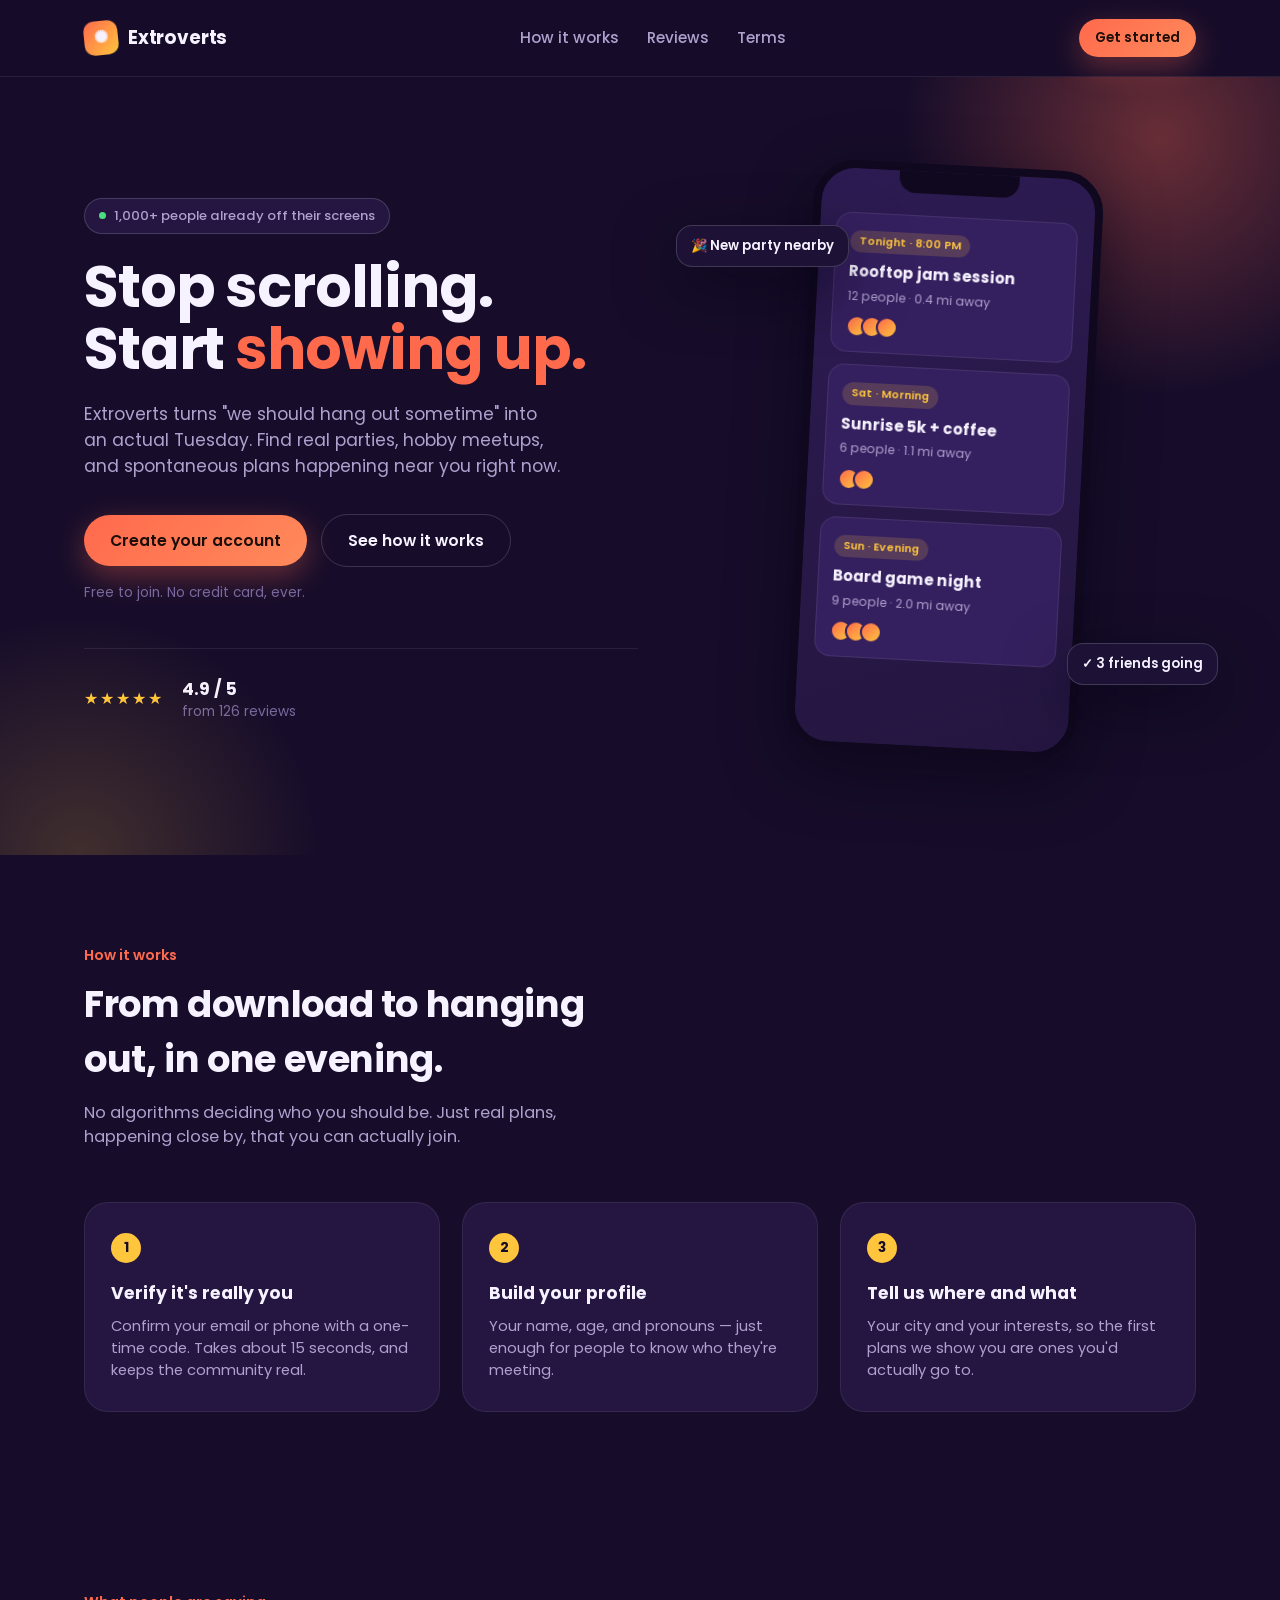
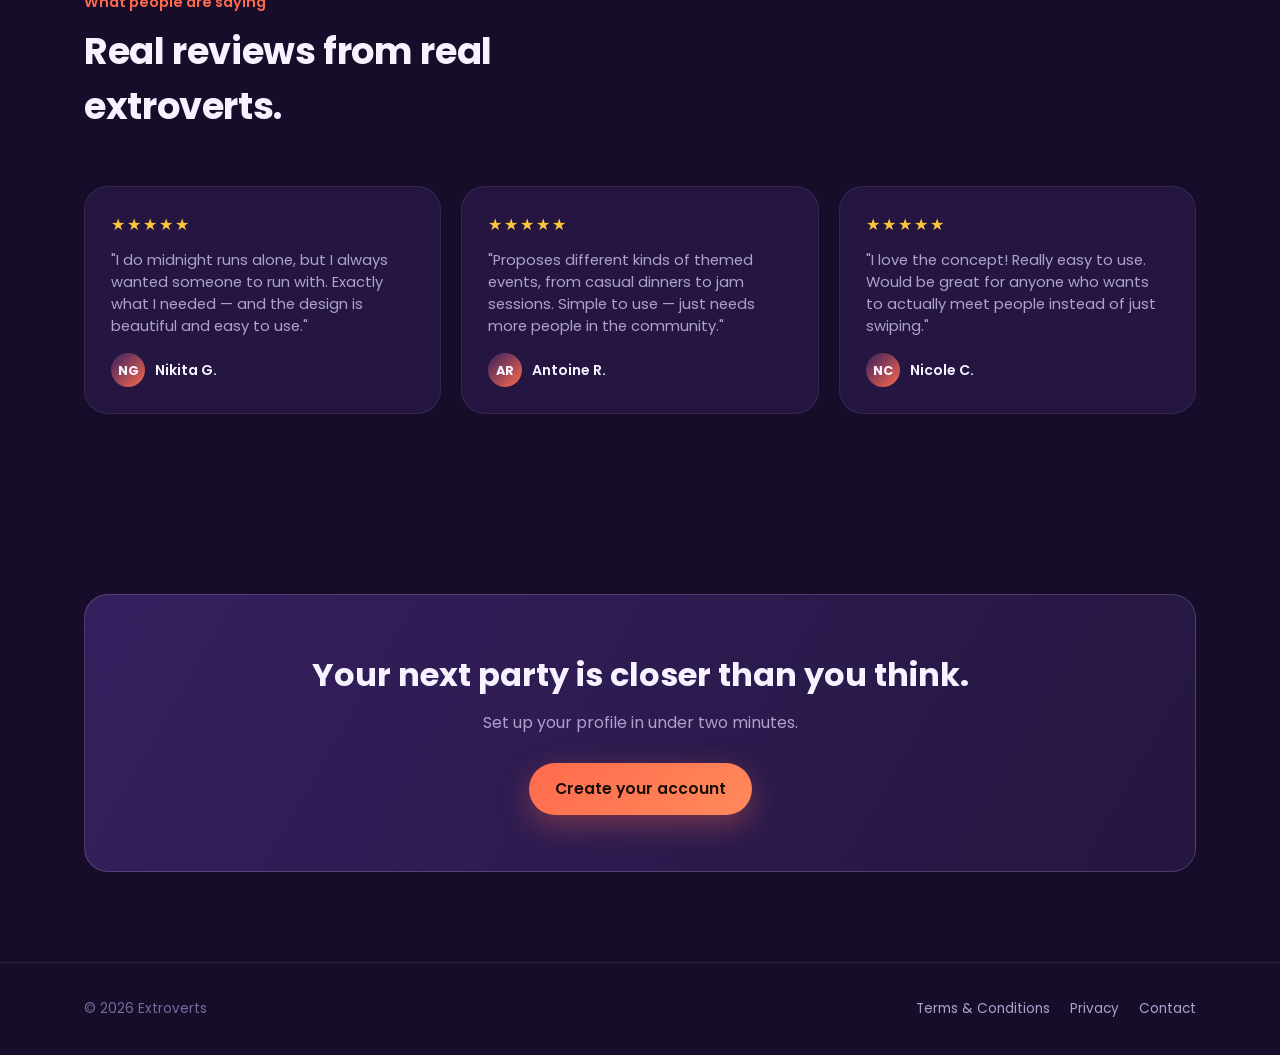
<file: index.html>
<!DOCTYPE html>
<html lang="en">
<head>
<meta charset="UTF-8">
<meta name="viewport" content="width=device-width, initial-scale=1.0">
<title>Extroverts — Random people. Real parties.</title>
<link rel="stylesheet" href="styles.css">
</head>
<body>

<nav class="site-nav">
  <div class="wrap">
    <div class="brand">
      <span class="brand-mark">✺</span>
      Extroverts
    </div>
    <div class="nav-links">
      <a href="#how-it-works">How it works</a>
      <a href="#reviews">Reviews</a>
      <a href="terms.html">Terms</a>
    </div>
    <a href="signup.html" class="btn btn-primary btn-sm">Get started</a>
  </div>
</nav>

<header class="hero">
  <div class="wrap">
    <div class="hero-copy">
      <span class="eyebrow-tag"><span class="dot"></span> 1,000+ people already off their screens</span>
      <h1 class="hero-title">Stop scrolling.<br>Start <span class="accent">showing up.</span></h1>
      <p class="hero-sub">Extroverts turns "we should hang out sometime" into an actual Tuesday. Find real parties, hobby meetups, and spontaneous plans happening near you right now.</p>
      <div class="hero-actions">
        <a href="signup.html" class="btn btn-primary">Create your account</a>
        <a href="#how-it-works" class="btn btn-ghost">See how it works</a>
      </div>
      <p class="hero-note">Free to join. No credit card, ever.</p>

      <div class="trust-row">
        <div>
          <div class="stars">★★★★★</div>
        </div>
        <div>
          <div class="trust-num">4.9 / 5</div>
          <div class="trust-label">from 126 reviews</div>
        </div>
      </div>
    </div>

    <div class="phone-stage">
      <div class="phone">
        <div class="phone-screen">
          <div class="event-card" style="animation-delay:.05s">
            <span class="tag">Tonight · 8:00 PM</span>
            <h4>Rooftop jam session</h4>
            <p>12 people · 0.4 mi away</p>
            <div class="avatars"><span></span><span></span><span></span></div>
          </div>
          <div class="event-card" style="animation-delay:.2s">
            <span class="tag">Sat · Morning</span>
            <h4>Sunrise 5k + coffee</h4>
            <p>6 people · 1.1 mi away</p>
            <div class="avatars"><span></span><span></span></div>
          </div>
          <div class="event-card" style="animation-delay:.35s">
            <span class="tag">Sun · Evening</span>
            <h4>Board game night</h4>
            <p>9 people · 2.0 mi away</p>
            <div class="avatars"><span></span><span></span><span></span></div>
          </div>
        </div>
      </div>
      <div class="badge-float b1">🎉 New party nearby</div>
      <div class="badge-float b2">✓ 3 friends going</div>
    </div>
  </div>
</header>

<section class="section" id="how-it-works">
  <div class="wrap">
    <div class="section-head">
      <div class="section-kicker">How it works</div>
      <h2>From download to hanging out, in one evening.</h2>
      <p>No algorithms deciding who you should be. Just real plans, happening close by, that you can actually join.</p>
    </div>
    <div class="steps-grid">
      <div class="step-card">
        <div class="num">1</div>
        <h3>Verify it's really you</h3>
        <p>Confirm your email or phone with a one-time code. Takes about 15 seconds, and keeps the community real.</p>
      </div>
      <div class="step-card">
        <div class="num">2</div>
        <h3>Build your profile</h3>
        <p>Your name, age, and pronouns — just enough for people to know who they're meeting.</p>
      </div>
      <div class="step-card">
        <div class="num">3</div>
        <h3>Tell us where and what</h3>
        <p>Your city and your interests, so the first plans we show you are ones you'd actually go to.</p>
      </div>
    </div>
  </div>
</section>

<section class="section" id="reviews">
  <div class="wrap">
    <div class="section-head">
      <div class="section-kicker">What people are saying</div>
      <h2>Real reviews from real extroverts.</h2>
    </div>
    <div class="review-grid">
      <div class="review-card">
        <div class="stars">★★★★★</div>
        <p>"I do midnight runs alone, but I always wanted someone to run with. Exactly what I needed — and the design is beautiful and easy to use."</p>
        <div class="reviewer"><div class="av">NG</div><div class="name">Nikita G.</div></div>
      </div>
      <div class="review-card">
        <div class="stars">★★★★★</div>
        <p>"Proposes different kinds of themed events, from casual dinners to jam sessions. Simple to use — just needs more people in the community."</p>
        <div class="reviewer"><div class="av">AR</div><div class="name">Antoine R.</div></div>
      </div>
      <div class="review-card">
        <div class="stars">★★★★★</div>
        <p>"I love the concept! Really easy to use. Would be great for anyone who wants to actually meet people instead of just swiping."</p>
        <div class="reviewer"><div class="av">NC</div><div class="name">Nicole C.</div></div>
      </div>
    </div>
  </div>
</section>

<section class="section">
  <div class="wrap">
    <div class="cta-band">
      <h2>Your next party is closer than you think.</h2>
      <p>Set up your profile in under two minutes.</p>
      <a href="signup.html" class="btn btn-primary">Create your account</a>
    </div>
  </div>
</section>

<footer class="site-footer">
  <div class="wrap footer-links" style="width:100%; justify-content:space-between;">
    <span>© 2026 Extroverts</span>
    <div class="footer-links">
      <a href="terms.html">Terms &amp; Conditions</a>
      <a href="terms.html#privacy">Privacy</a>
      <a href="mailto:hello@extroverts.app">Contact</a>
    </div>
  </div>
</footer>

</body>
</html>
</file>
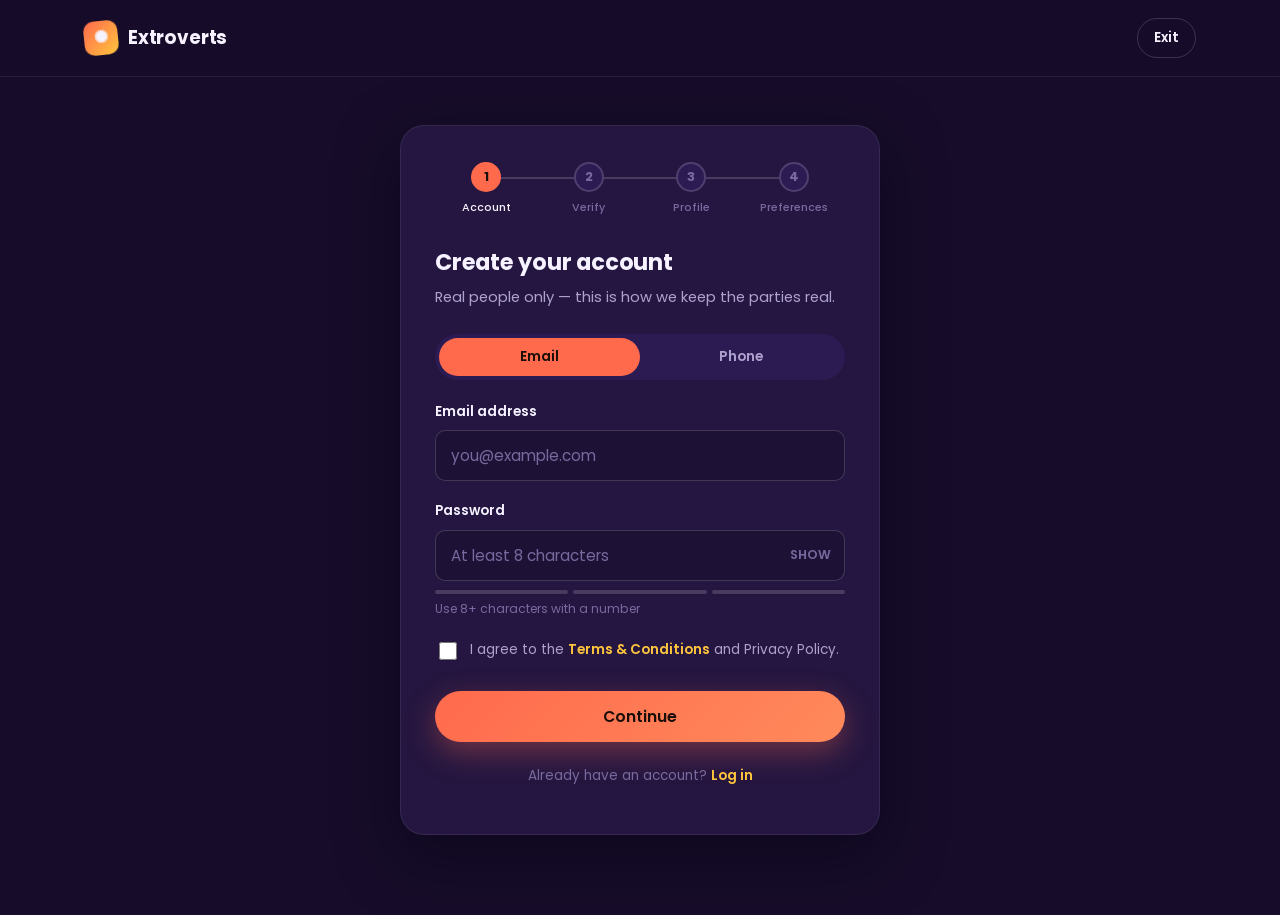
<file: signup.html>
<!DOCTYPE html>
<html lang="en">
<head>
<meta charset="UTF-8">
<meta name="viewport" content="width=device-width, initial-scale=1.0">
<title>Create your account — Extroverts</title>
<link rel="stylesheet" href="styles.css">
<link rel="stylesheet" href="signup.css">
</head>
<body>

<nav class="site-nav">
  <div class="wrap">
    <a href="index.html" class="brand">
      <span class="brand-mark">✺</span>
      Extroverts
    </a>
    <div class="nav-links"></div>
    <a href="index.html" class="btn btn-ghost btn-sm">Exit</a>
  </div>
</nav>

<div class="toast-stack" id="toastStack" aria-live="polite"></div>

<main class="signup-shell">
  <div class="signup-card">

    <div class="stepper" id="stepper">
      <div class="step-node is-active" data-step="1">
        <div class="step-connector"></div>
        <div class="step-circle"><span>1</span></div>
        <div class="step-label">Account</div>
      </div>
      <div class="step-node" data-step="2">
        <div class="step-connector"></div>
        <div class="step-circle"><span>2</span></div>
        <div class="step-label">Verify</div>
      </div>
      <div class="step-node" data-step="3">
        <div class="step-connector"></div>
        <div class="step-circle"><span>3</span></div>
        <div class="step-label">Profile</div>
      </div>
      <div class="step-node" data-step="4">
        <div class="step-connector"></div>
        <div class="step-circle"><span>4</span></div>
        <div class="step-label">Preferences</div>
      </div>
    </div>

    <!-- STEP 1: ACCOUNT -->
    <section class="step-panel is-active" data-panel="1">
      <h1 class="step-title">Create your account</h1>
      <p class="step-desc">Real people only — this is how we keep the parties real.</p>

      <div class="method-tabs">
        <button type="button" class="is-active" data-method="email">Email</button>
        <button type="button" data-method="phone">Phone</button>
      </div>

      <div class="field" id="field-email">
        <label for="email">Email address</label>
        <input class="input" type="email" id="email" placeholder="you@example.com" autocomplete="email" maxlength="80">
        <div class="error-text"><span>⚠</span><span class="msg">Enter a valid email address.</span></div>
      </div>

      <div class="field" id="field-phone" style="display:none;">
        <label for="phone">Phone number</label>
        <div class="phone-input">
          <input class="input code" value="+1" disabled>
          <input class="input" type="tel" id="phone" placeholder="(555) 123-4567" inputmode="numeric" maxlength="14">
        </div>
        <div class="error-text"><span>⚠</span><span class="msg">Enter a valid 10-digit phone number.</span></div>
      </div>

      <div class="field" id="field-password">
        <label for="password">Password</label>
        <div class="input-group">
          <input class="input" type="password" id="password" placeholder="At least 8 characters" autocomplete="new-password" maxlength="64">
          <button type="button" class="input-suffix-btn" id="togglePassword">SHOW</button>
        </div>
        <div class="strength-bar" id="strengthBar"><i></i><i></i><i></i></div>
        <div class="strength-label" id="strengthLabel">Use 8+ characters with a number</div>
        <div class="error-text"><span>⚠</span><span class="msg">Password must be at least 8 characters and include a number.</span></div>
      </div>

      <div class="check-row" id="field-terms">
        <input type="checkbox" id="agreeTerms">
        <label for="agreeTerms">I agree to the <a href="terms.html" target="_blank">Terms &amp; Conditions</a> and Privacy Policy.</label>
      </div>
      <div class="error-text" id="termsError" style="margin-top:-12px; margin-bottom:14px;"><span>⚠</span><span>You need to accept the terms to continue.</span></div>

      <div class="step-actions">
        <button class="btn btn-primary btn-block" id="step1Continue" type="button">
          <span class="btn-spinner"></span><span class="btn-label">Continue</span>
        </button>
      </div>
      <p class="signin-hint">Already have an account? <a href="#">Log in</a></p>
    </section>

    <!-- STEP 2: VERIFY (OTP) -->
    <section class="step-panel" data-panel="2">
      <h1 class="step-title">Check your inbox</h1>
      <p class="step-desc">Enter the 6-digit code we sent you.</p>

      <div class="otp-target">
        <span id="otpTargetText">Code sent to <strong>you@example.com</strong></span>
        <button type="button" id="editTarget">Edit</button>
      </div>

      <div class="demo-hint">Demo mode — this exercise has no real backend, so use code <strong>123456</strong> to verify.</div>

      <div class="otp-boxes" id="otpBoxes">
        <input inputmode="numeric" maxlength="1" autocomplete="one-time-code">
        <input inputmode="numeric" maxlength="1">
        <input inputmode="numeric" maxlength="1">
        <input inputmode="numeric" maxlength="1">
        <input inputmode="numeric" maxlength="1">
        <input inputmode="numeric" maxlength="1">
      </div>
      <p class="otp-error">That code isn't right. Check your inbox and try again.</p>

      <div class="resend-row">
        Didn't get it? <button type="button" id="resendBtn">Resend code</button>
        <span id="resendTimer" style="display:none;"></span>
      </div>

      <div class="step-actions">
        <button class="btn btn-ghost" id="step2Back" type="button">Back</button>
        <button class="btn btn-primary" id="step2Continue" type="button">
          <span class="btn-spinner"></span><span class="btn-label">Verify</span>
        </button>
      </div>
    </section>

    <!-- STEP 3: PROFILE -->
    <section class="step-panel" data-panel="3">
      <h1 class="step-title">Tell us about you</h1>
      <p class="step-desc">This is what people will see before they meet you.</p>

      <div class="field" id="field-name">
        <label for="fullName">Full name</label>
        <input class="input" type="text" id="fullName" placeholder="Jordan Rivera" maxlength="50">
        <div class="error-text"><span>⚠</span><span class="msg">Enter your name (letters only, 2–50 characters).</span></div>
      </div>

      <div class="field" id="field-dob">
        <label>Date of birth</label>
        <div class="row-3">
          <select class="input" id="dobMonth">
            <option value="">Month</option>
          </select>
          <select class="input" id="dobDay">
            <option value="">Day</option>
          </select>
          <select class="input" id="dobYear">
            <option value="">Year</option>
          </select>
        </div>
        <div class="error-text"><span>⚠</span><span class="msg" id="dobErrorMsg">Enter a valid date of birth.</span></div>
      </div>

      <div class="field" id="field-pronouns">
        <label for="pronouns">Pronouns</label>
        <select class="input" id="pronouns">
          <option value="">Select pronouns</option>
          <option value="she/her">She / her</option>
          <option value="he/him">He / him</option>
          <option value="they/them">They / them</option>
          <option value="self-describe">Prefer to self-describe</option>
          <option value="prefer-not">Prefer not to say</option>
        </select>
        <div class="error-text"><span>⚠</span><span class="msg">Select an option, or tell us how you'd describe it.</span></div>
      </div>

      <div class="field" id="field-pronouns-custom" style="display:none;">
        <label for="pronounsCustom">Your pronouns</label>
        <input class="input" type="text" id="pronounsCustom" placeholder="Tell us how to refer to you" maxlength="30">
      </div>

      <div class="step-actions">
        <button class="btn btn-ghost" id="step3Back" type="button">Back</button>
        <button class="btn btn-primary" id="step3Continue" type="button">
          <span class="btn-spinner"></span><span class="btn-label">Continue</span>
        </button>
      </div>
    </section>

    <!-- STEP 4: PREFERENCES -->
    <section class="step-panel" data-panel="4">
      <h1 class="step-title">Where and what</h1>
      <p class="step-desc">We'll use this to show you plans worth showing up for.</p>

      <div class="row-2">
        <div class="field" id="field-state">
          <label for="stateSelect">State</label>
          <select class="input" id="stateSelect">
            <option value="">Select state</option>
          </select>
          <div class="error-text"><span>⚠</span><span class="msg">Select your state.</span></div>
        </div>
        <div class="field" id="field-city">
          <label for="citySelect">City</label>
          <select class="input" id="citySelect" disabled>
            <option value="">Select state first</option>
          </select>
          <div class="error-text"><span>⚠</span><span class="msg">Select your city.</span></div>
        </div>
      </div>

      <div class="field" id="field-interests">
        <label>Interests</label>
        <div class="chip-grid" id="chipGrid"></div>
        <div class="chip-counter" id="chipCounter">Pick 1–5 that sound like you (0/5 selected)</div>
        <div class="error-text"><span>⚠</span><span class="msg">Pick at least one interest.</span></div>
      </div>

      <div class="field">
        <label>Profile photo <span style="color:var(--text-faint); font-weight:400;">(optional)</span></label>
        <div class="dropzone" id="dropzone">
          <img class="preview" id="photoPreview" alt="">
          <div id="dropzoneText">Tap to upload a photo, or drag one here</div>
          <input type="file" id="photoInput" accept="image/png,image/jpeg,image/webp">
        </div>
      </div>

      <div class="step-actions">
        <button class="btn btn-ghost" id="step4Back" type="button">Back</button>
        <button class="btn btn-primary" id="step4Continue" type="button">
          <span class="btn-spinner"></span><span class="btn-label">Finish signing up</span>
        </button>
      </div>
    </section>

    <!-- SUCCESS -->
    <section class="step-panel" data-panel="success">
      <div class="success-panel">
        <div class="success-check">
          <svg viewBox="0 0 24 24" fill="none" xmlns="http://www.w3.org/2000/svg">
            <path d="M20 6L9 17L4 12" stroke="#4ADE80" stroke-width="2.5" stroke-linecap="round" stroke-linejoin="round"/>
          </svg>
        </div>
        <h2 id="successHeadline">You're in!</h2>
        <p>Your profile is ready. Time to find your first party.</p>
        <div class="profile-summary" id="profileSummary"></div>
        <a href="index.html" class="btn btn-primary btn-block">Explore parties near you</a>
      </div>
    </section>

  </div>
</main>

<script src="signup.js"></script>
</body>
</html>
</file>
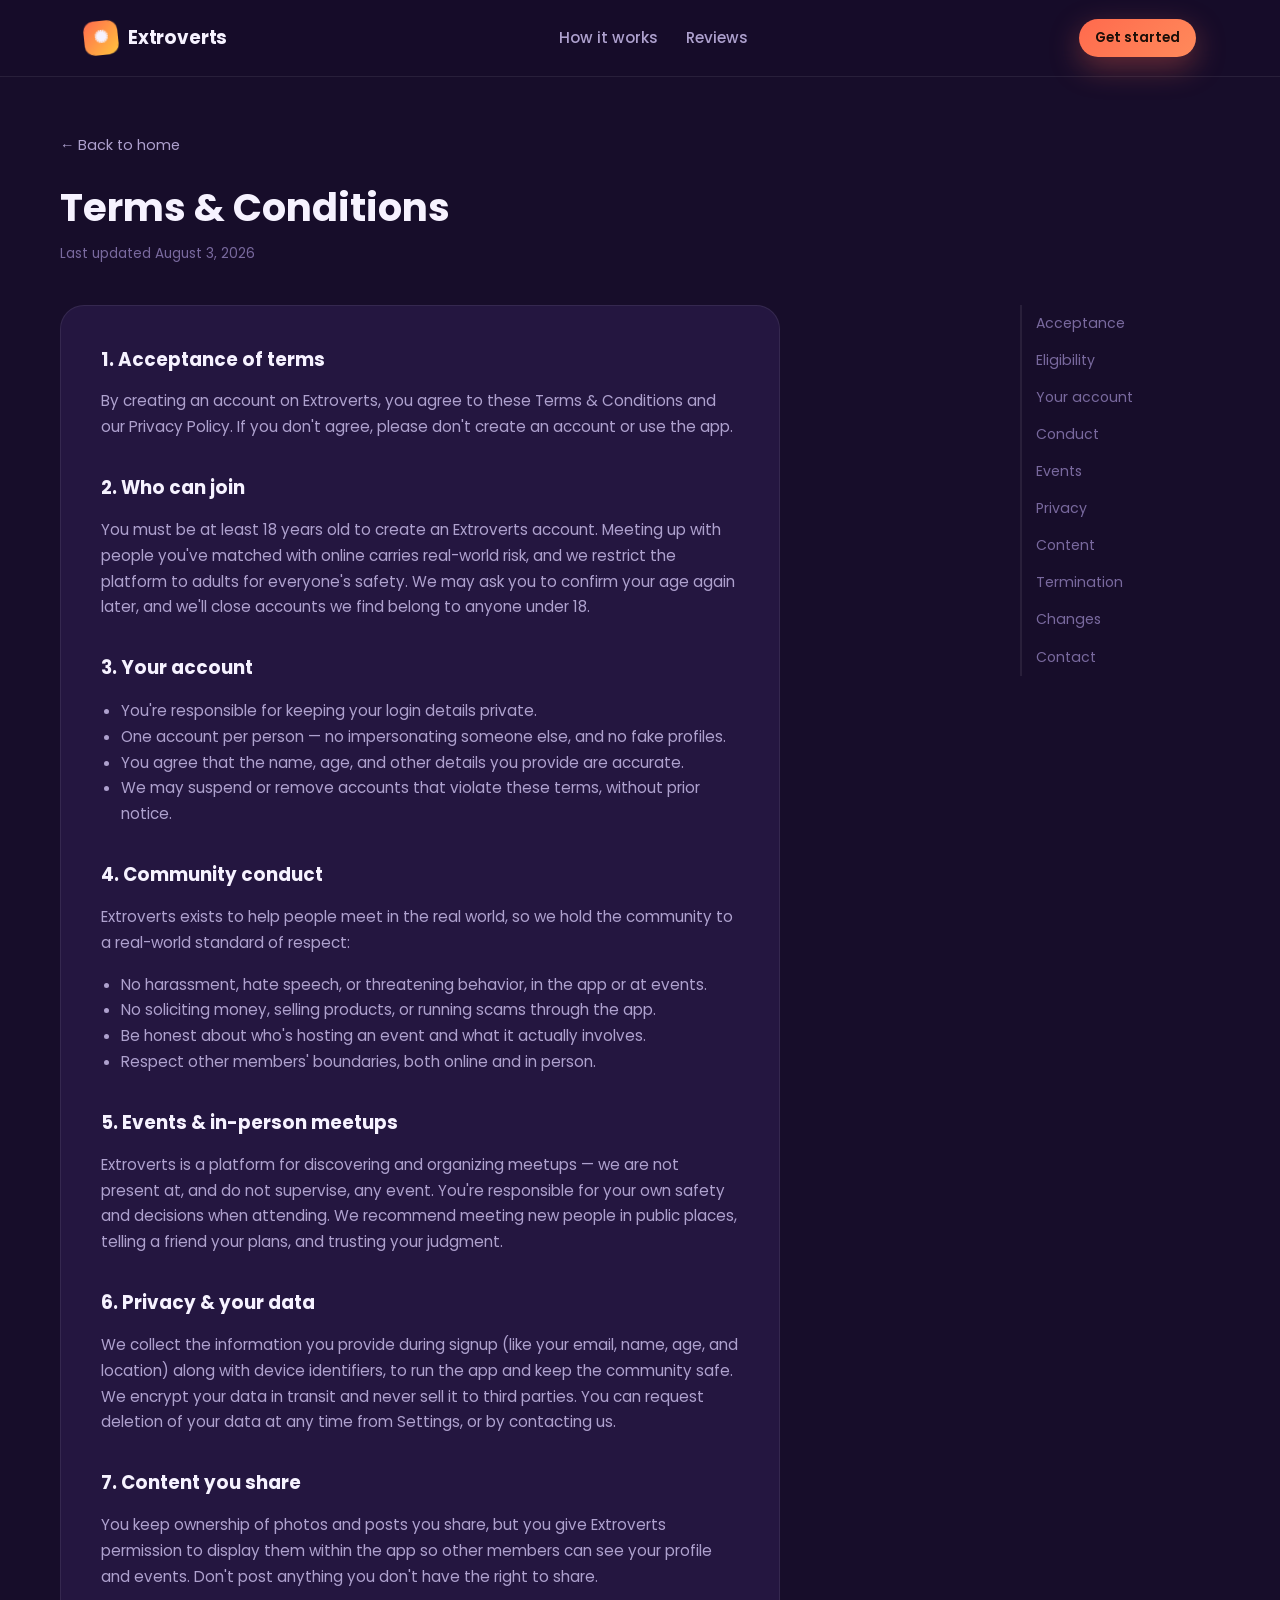
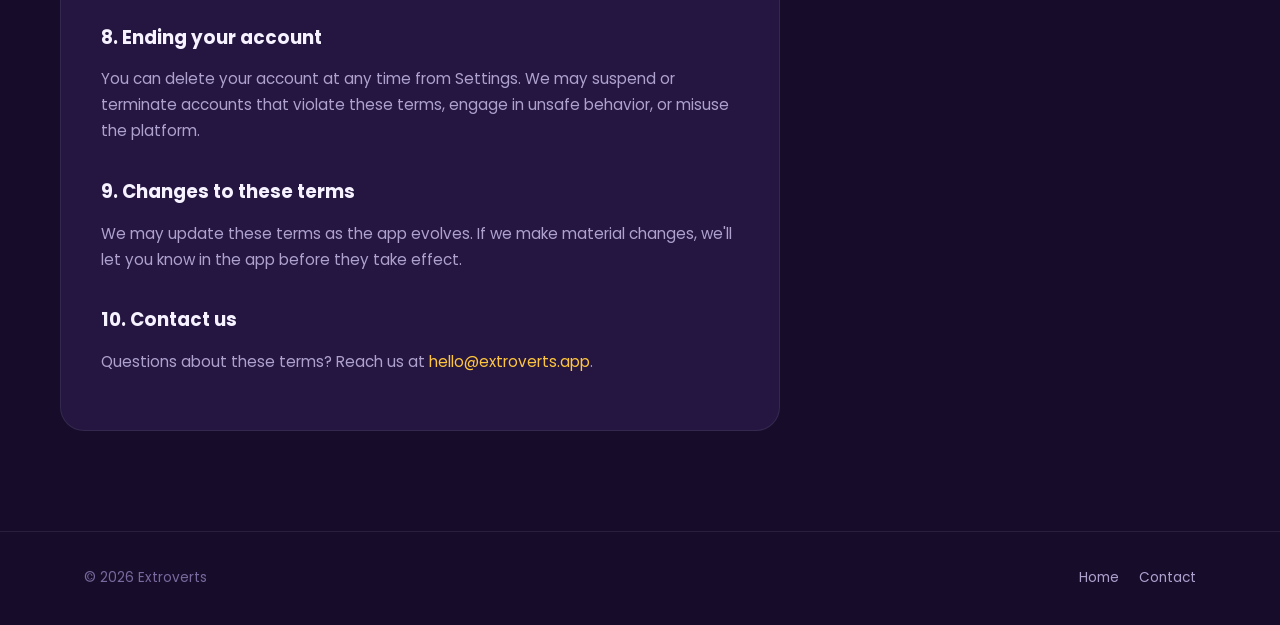
<file: terms.html>
<!DOCTYPE html>
<html lang="en">
<head>
<meta charset="UTF-8">
<meta name="viewport" content="width=device-width, initial-scale=1.0">
<title>Terms &amp; Conditions — Extroverts</title>
<link rel="stylesheet" href="styles.css">
</head>
<body>

<nav class="site-nav">
  <div class="wrap">
    <a href="index.html" class="brand">
      <span class="brand-mark">✺</span>
      Extroverts
    </a>
    <div class="nav-links">
      <a href="index.html#how-it-works">How it works</a>
      <a href="index.html#reviews">Reviews</a>
    </div>
    <a href="signup.html" class="btn btn-primary btn-sm">Get started</a>
  </div>
</nav>

<div class="legal-shell wrap">
  <div class="legal-header">
    <a href="index.html" class="back-link">← Back to home</a>
    <h1>Terms &amp; Conditions</h1>
    <div class="updated">Last updated August 3, 2026</div>
  </div>

  <div class="legal-grid">
    <div class="legal-body">
      <h2 id="acceptance">1. Acceptance of terms</h2>
      <p>By creating an account on Extroverts, you agree to these Terms &amp; Conditions and our Privacy Policy. If you don't agree, please don't create an account or use the app.</p>

      <h2 id="eligibility">2. Who can join</h2>
      <p>You must be at least 18 years old to create an Extroverts account. Meeting up with people you've matched with online carries real-world risk, and we restrict the platform to adults for everyone's safety. We may ask you to confirm your age again later, and we'll close accounts we find belong to anyone under 18.</p>

      <h2 id="account">3. Your account</h2>
      <ul>
        <li>You're responsible for keeping your login details private.</li>
        <li>One account per person — no impersonating someone else, and no fake profiles.</li>
        <li>You agree that the name, age, and other details you provide are accurate.</li>
        <li>We may suspend or remove accounts that violate these terms, without prior notice.</li>
      </ul>

      <h2 id="conduct">4. Community conduct</h2>
      <p>Extroverts exists to help people meet in the real world, so we hold the community to a real-world standard of respect:</p>
      <ul>
        <li>No harassment, hate speech, or threatening behavior, in the app or at events.</li>
        <li>No soliciting money, selling products, or running scams through the app.</li>
        <li>Be honest about who's hosting an event and what it actually involves.</li>
        <li>Respect other members' boundaries, both online and in person.</li>
      </ul>

      <h2 id="events">5. Events &amp; in-person meetups</h2>
      <p>Extroverts is a platform for discovering and organizing meetups — we are not present at, and do not supervise, any event. You're responsible for your own safety and decisions when attending. We recommend meeting new people in public places, telling a friend your plans, and trusting your judgment.</p>

      <h2 id="privacy" style="scroll-margin-top: 100px;">6. Privacy &amp; your data</h2>
      <p>We collect the information you provide during signup (like your email, name, age, and location) along with device identifiers, to run the app and keep the community safe. We encrypt your data in transit and never sell it to third parties. You can request deletion of your data at any time from Settings, or by contacting us.</p>

      <h2 id="content">7. Content you share</h2>
      <p>You keep ownership of photos and posts you share, but you give Extroverts permission to display them within the app so other members can see your profile and events. Don't post anything you don't have the right to share.</p>

      <h2 id="termination">8. Ending your account</h2>
      <p>You can delete your account at any time from Settings. We may suspend or terminate accounts that violate these terms, engage in unsafe behavior, or misuse the platform.</p>

      <h2 id="changes">9. Changes to these terms</h2>
      <p>We may update these terms as the app evolves. If we make material changes, we'll let you know in the app before they take effect.</p>

      <h2 id="contact">10. Contact us</h2>
      <p>Questions about these terms? Reach us at <a href="mailto:hello@extroverts.app" style="color:var(--amber)">hello@extroverts.app</a>.</p>
    </div>

    <nav class="legal-toc" aria-label="Table of contents">
      <a href="#acceptance">Acceptance</a>
      <a href="#eligibility">Eligibility</a>
      <a href="#account">Your account</a>
      <a href="#conduct">Conduct</a>
      <a href="#events">Events</a>
      <a href="#privacy">Privacy</a>
      <a href="#content">Content</a>
      <a href="#termination">Termination</a>
      <a href="#changes">Changes</a>
      <a href="#contact">Contact</a>
    </nav>
  </div>
</div>

<footer class="site-footer">
  <div class="wrap" style="width:100%; display:flex; justify-content:space-between;">
    <span>© 2026 Extroverts</span>
    <div class="footer-links">
      <a href="index.html">Home</a>
      <a href="mailto:hello@extroverts.app">Contact</a>
    </div>
  </div>
</footer>

</body>
</html>
</file>
<file: styles.css>
/* ============================================================
   Extroverts — Design System
   Palette: night-party violet base, coral CTA, amber spark accent
   Type: Poppins throughout (display + body), weight does the work
   ============================================================ */

@import url('https://fonts.googleapis.com/css2?family=Poppins:wght@400;500;600;700;800&display=swap');

:root{
  --bg: #170D2A;
  --bg-soft: #1D1236;
  --surface: #241640;
  --surface-2: #2C1B52;
  --surface-3: #35205F;
  --line: rgba(255,255,255,0.08);
  --line-strong: rgba(255,255,255,0.16);

  --text: #F6F2FF;
  --text-muted: #AEA1CE;
  --text-faint: #79699E;

  --coral: #FF6A4D;
  --coral-dim: #C6462F;
  --amber: #FFC53D;
  --mint: #4ADE80;
  --danger: #FF5C7A;

  --radius-sm: 10px;
  --radius-md: 16px;
  --radius-lg: 24px;
  --radius-pill: 999px;

  --shadow-soft: 0 20px 60px rgba(8, 3, 20, 0.55);

  --ease: cubic-bezier(.22,.68,0,1.15);
}

*{ box-sizing: border-box; }

html{ scroll-behavior: smooth; }

body{
  margin: 0;
  font-family: 'Poppins', sans-serif;
  background: var(--bg);
  color: var(--text);
  -webkit-font-smoothing: antialiased;
  line-height: 1.5;
}

img{ max-width: 100%; display:block; }

a{ color: inherit; text-decoration: none; }

button{ font-family: inherit; }

:focus-visible{
  outline: 2px solid var(--amber);
  outline-offset: 3px;
  border-radius: 4px;
}

@media (prefers-reduced-motion: reduce){
  *{ animation-duration: 0.001ms !important; animation-iteration-count: 1 !important; transition-duration: 0.001ms !important; scroll-behavior: auto !important; }
}

.wrap{
  max-width: 1160px;
  margin: 0 auto;
  padding: 0 24px;
}

/* ---------- Nav ---------- */
.site-nav{
  position: sticky;
  top: 0;
  z-index: 40;
  background: rgba(23, 13, 42, 0.82);
  backdrop-filter: blur(14px);
  border-bottom: 1px solid var(--line);
}
.site-nav .wrap{
  display:flex;
  align-items:center;
  justify-content: space-between;
  height: 76px;
}
.brand{
  display:flex;
  align-items:center;
  gap:10px;
  font-weight:700;
  font-size:1.15rem;
  letter-spacing: -0.01em;
}
.brand-mark{
  width:34px; height:34px;
  border-radius: 10px;
  background: linear-gradient(135deg, var(--coral), var(--amber));
  display:flex; align-items:center; justify-content:center;
  font-size: 1.05rem;
  transform: rotate(-6deg);
}
.nav-links{ display:flex; align-items:center; gap: 28px; }
.nav-links a{ color: var(--text-muted); font-size: 0.95rem; font-weight:500; transition: color .15s; }
.nav-links a:hover{ color: var(--text); }

/* ---------- Buttons ---------- */
.btn{
  display:inline-flex;
  align-items:center;
  justify-content:center;
  gap:8px;
  border: none;
  border-radius: var(--radius-pill);
  padding: 14px 26px;
  font-weight: 600;
  font-size: 0.98rem;
  cursor: pointer;
  transition: transform .15s var(--ease), box-shadow .15s, background .15s, opacity .15s;
  white-space: nowrap;
}
.btn:active{ transform: scale(0.97); }
.btn-primary{
  background: linear-gradient(135deg, var(--coral), #FF8A5B);
  color: #1B0E08;
  box-shadow: 0 10px 30px rgba(255, 106, 77, 0.35);
}
.btn-primary:hover{ box-shadow: 0 14px 36px rgba(255, 106, 77, 0.5); }
.btn-primary:disabled{
  opacity: 0.55;
  cursor: not-allowed;
  box-shadow: none;
  transform: none;
}
.btn-ghost{
  background: transparent;
  color: var(--text);
  border: 1.5px solid var(--line-strong);
}
.btn-ghost:hover{ border-color: var(--amber); }
.btn-block{ width: 100%; }
.btn-sm{ padding: 9px 16px; font-size: 0.85rem; }

.btn-spinner{
  width: 18px; height: 18px;
  border-radius: 50%;
  border: 2.5px solid rgba(0,0,0,0.25);
  border-top-color: #1B0E08;
  animation: spin 0.7s linear infinite;
  display:none;
}
.btn.is-loading .btn-spinner{ display:inline-block; }
.btn.is-loading .btn-label{ opacity: 0.85; }
@keyframes spin{ to{ transform: rotate(360deg); } }

/* ---------- Hero ---------- */
.hero{
  padding: 88px 0 100px;
  position: relative;
  overflow: hidden;
}
.hero::before{
  content:"";
  position:absolute;
  top: -220px; right: -160px;
  width: 560px; height: 560px;
  background: radial-gradient(circle, rgba(255,106,77,0.35), transparent 65%);
  pointer-events: none;
}
.hero::after{
  content:"";
  position:absolute;
  bottom: -260px; left: -180px;
  width: 520px; height: 520px;
  background: radial-gradient(circle, rgba(255,197,61,0.18), transparent 65%);
  pointer-events: none;
}
.hero .wrap{
  display:grid;
  grid-template-columns: 1.05fr 0.95fr;
  gap: 56px;
  align-items:center;
  position: relative;
}
.eyebrow-tag{
  display:inline-flex;
  align-items:center;
  gap:8px;
  background: var(--surface);
  border: 1px solid var(--line-strong);
  padding: 7px 14px;
  border-radius: var(--radius-pill);
  font-size: 0.82rem;
  color: var(--text-muted);
  font-weight: 500;
  margin-bottom: 22px;
}
.eyebrow-tag .dot{ width:7px; height:7px; border-radius:50%; background: var(--mint); }

h1.hero-title{
  font-size: clamp(2.4rem, 4.6vw, 3.6rem);
  font-weight: 700;
  line-height: 1.08;
  letter-spacing: -0.02em;
  margin: 0 0 22px;
}
h1.hero-title .accent{ color: var(--coral); }

.hero-sub{
  font-size: 1.08rem;
  color: var(--text-muted);
  max-width: 480px;
  margin: 0 0 34px;
}
.hero-actions{ display:flex; gap: 14px; align-items:center; flex-wrap: wrap; }
.hero-note{ font-size: 0.85rem; color: var(--text-faint); margin-top: 16px; }

.trust-row{
  display:flex; align-items:center; gap:18px;
  margin-top: 44px;
  padding-top: 28px;
  border-top: 1px solid var(--line);
}
.stars{ color: var(--amber); font-size: 1rem; letter-spacing: 2px; }
.trust-row .trust-num{ font-weight: 700; font-size: 1.05rem; }
.trust-row .trust-label{ color: var(--text-faint); font-size: 0.85rem; }

/* phone mockup */
.phone-stage{ display:flex; justify-content:center; position:relative; }
.phone{
  width: 290px;
  height: 590px;
  border-radius: 42px;
  background: linear-gradient(160deg, var(--surface-2), var(--surface));
  border: 8px solid #0F081E;
  box-shadow: var(--shadow-soft);
  position: relative;
  overflow: hidden;
  transform: rotate(3deg);
}
.phone::before{
  content:"";
  position:absolute;
  top:0; left:50%; transform: translateX(-50%);
  width: 120px; height: 22px;
  background: #0F081E;
  border-radius: 0 0 16px 16px;
  z-index: 3;
}
.phone-screen{ padding: 44px 16px 16px; height:100%; }
.event-card{
  background: var(--surface-3);
  border: 1px solid var(--line);
  border-radius: var(--radius-md);
  padding: 14px;
  margin-bottom: 12px;
  animation: float-in 0.6s var(--ease) both;
}
.event-card .tag{
  display:inline-block;
  font-size: 0.68rem;
  font-weight: 600;
  background: rgba(255,197,61,0.16);
  color: var(--amber);
  padding: 3px 9px;
  border-radius: var(--radius-pill);
  margin-bottom: 8px;
}
.event-card h4{ margin: 0 0 4px; font-size: 0.95rem; }
.event-card p{ margin:0; font-size: 0.76rem; color: var(--text-muted); }
.event-card .avatars{ display:flex; margin-top:10px; }
.event-card .avatars span{
  width: 22px; height:22px; border-radius:50%;
  border: 2px solid var(--surface-3);
  margin-left: -7px;
  background: linear-gradient(135deg, var(--coral), var(--amber));
}
.event-card .avatars span:first-child{ margin-left:0; }
@keyframes float-in{ from{ opacity:0; transform: translateY(14px);} to{ opacity:1; transform: translateY(0);} }
.badge-float{
  position:absolute;
  background: var(--bg-soft);
  border: 1px solid var(--line-strong);
  border-radius: var(--radius-md);
  padding: 10px 14px;
  box-shadow: var(--shadow-soft);
  font-size: 0.82rem;
  font-weight: 600;
  display:flex; align-items:center; gap:8px;
}
.badge-float.b1{ top: 60px; left: -18px; }
.badge-float.b2{ bottom: 70px; right: -22px; }

/* ---------- Sections ---------- */
.section{ padding: 90px 0; }
.section-head{ max-width: 560px; margin-bottom: 52px; }
.section-kicker{ color: var(--coral); font-weight: 600; font-size: 0.9rem; margin-bottom: 10px; }
.section-head h2{ font-size: clamp(1.7rem, 3vw, 2.3rem); margin: 0 0 14px; letter-spacing: -0.01em; }
.section-head p{ color: var(--text-muted); margin:0; font-size: 1.02rem; }

.steps-grid{
  display:grid;
  grid-template-columns: repeat(3, 1fr);
  gap: 22px;
}
.step-card{
  background: var(--surface);
  border: 1px solid var(--line);
  border-radius: var(--radius-lg);
  padding: 30px 26px;
  position: relative;
}
.step-card .num{
  font-size: 0.85rem;
  font-weight: 700;
  color: var(--bg);
  background: var(--amber);
  width: 30px; height: 30px;
  border-radius: 50%;
  display:flex; align-items:center; justify-content:center;
  margin-bottom: 18px;
}
.step-card h3{ margin: 0 0 8px; font-size: 1.08rem; }
.step-card p{ margin:0; color: var(--text-muted); font-size: 0.92rem; }

.review-grid{
  display:grid;
  grid-template-columns: repeat(3, 1fr);
  gap: 20px;
}
.review-card{
  background: var(--surface);
  border: 1px solid var(--line);
  border-radius: var(--radius-lg);
  padding: 26px;
}
.review-card .stars{ margin-bottom: 12px; }
.review-card p{ font-size: 0.92rem; color: var(--text-muted); margin: 0 0 16px; }
.reviewer{ display:flex; align-items:center; gap:10px; }
.reviewer .av{
  width:34px; height:34px; border-radius:50%;
  background: linear-gradient(135deg, var(--surface-3), var(--coral));
  font-weight:700; font-size:0.8rem;
  display:flex; align-items:center; justify-content:center;
}
.reviewer .name{ font-weight:600; font-size: 0.88rem; }

.cta-band{
  background: linear-gradient(120deg, var(--surface-3), var(--surface));
  border: 1px solid var(--line-strong);
  border-radius: var(--radius-lg);
  padding: 56px;
  text-align:center;
}
.cta-band h2{ margin: 0 0 12px; font-size: clamp(1.5rem, 3vw, 2rem); }
.cta-band p{ color: var(--text-muted); margin: 0 0 28px; }

footer.site-footer{
  border-top: 1px solid var(--line);
  padding: 36px 0;
  color: var(--text-faint);
  font-size: 0.85rem;
  display:flex;
  justify-content: space-between;
  align-items:center;
  flex-wrap: wrap;
  gap: 12px;
}
footer.site-footer a{ color: var(--text-muted); }
footer.site-footer a:hover{ color: var(--text); }
.footer-links{ display:flex; gap: 20px; }

/* ---------- Legal / Terms page ---------- */
.legal-shell{ padding: 56px 0 100px; }
.legal-header{ margin-bottom: 40px; }
.legal-header .back-link{
  display:inline-flex; align-items:center; gap:6px;
  color: var(--text-muted); font-size: 0.9rem; margin-bottom: 22px;
}
.legal-header h1{ font-size: clamp(1.8rem, 3.4vw, 2.4rem); margin: 0 0 8px; }
.legal-header .updated{ color: var(--text-faint); font-size: 0.85rem; }
.legal-body{
  max-width: 720px;
  background: var(--surface);
  border: 1px solid var(--line);
  border-radius: var(--radius-lg);
  padding: 40px;
}
.legal-body h2{ font-size: 1.15rem; margin: 34px 0 12px; }
.legal-body h2:first-child{ margin-top: 0; }
.legal-body p, .legal-body li{ color: var(--text-muted); font-size: 0.95rem; line-height: 1.7; }
.legal-body ul{ padding-left: 20px; }
.legal-toc{
  position: sticky; top: 100px;
  align-self: start;
}
.legal-toc a{
  display:block;
  padding: 8px 0;
  font-size: 0.88rem;
  color: var(--text-faint);
  border-left: 2px solid var(--line);
  padding-left: 14px;
}
.legal-toc a.active, .legal-toc a:hover{ color: var(--amber); border-left-color: var(--amber); }
.legal-grid{ display:grid; grid-template-columns: 1fr 200px; gap: 40px; }

/* ---------- Responsive ---------- */
@media (max-width: 900px){
  .hero .wrap{ grid-template-columns: 1fr; }
  .phone-stage{ order: -1; margin-bottom: 12px; }
  .phone{ transform: rotate(0); width: 240px; height: 490px; }
  .steps-grid, .review-grid{ grid-template-columns: 1fr; }
  .legal-grid{ grid-template-columns: 1fr; }
  .legal-toc{ display:none; }
  .nav-links{ display:none; }
}
@media (max-width: 560px){
  .hero{ padding: 56px 0 70px; }
  .cta-band{ padding: 36px 22px; }
  .legal-body{ padding: 26px; }
}
</file>
<file: signup.css>
/* ============================================================
   Signup wizard styles
   ============================================================ */

.signup-shell{
  min-height: calc(100vh - 76px);
  display:flex;
  align-items:flex-start;
  justify-content:center;
  padding: 48px 20px 80px;
}

.signup-card{
  width: 100%;
  max-width: 480px;
  background: var(--surface);
  border: 1px solid var(--line);
  border-radius: var(--radius-lg);
  padding: 36px 34px 34px;
  box-shadow: var(--shadow-soft);
  position: relative;
}

/* ---- Stepper ---- */
.stepper{
  display:flex;
  align-items:center;
  margin-bottom: 30px;
}
.stepper .step-node{
  display:flex;
  flex-direction:column;
  align-items:center;
  gap:8px;
  flex: 1;
  position: relative;
}
.stepper .step-circle{
  width: 30px; height:30px;
  border-radius:50%;
  background: var(--surface-2);
  border: 2px solid var(--line-strong);
  display:flex; align-items:center; justify-content:center;
  font-size: 0.8rem;
  font-weight:700;
  color: var(--text-faint);
  transition: all .25s var(--ease);
  z-index:2;
}
.stepper .step-label{
  font-size: 0.68rem;
  color: var(--text-faint);
  font-weight:500;
  text-align:center;
}
.stepper .step-connector{
  position:absolute;
  top: 15px; left:-50%; right:50%;
  height: 2px;
  background: var(--line-strong);
  z-index:1;
}
.stepper .step-node:first-child .step-connector{ display:none; }

.stepper .step-node.is-active .step-circle{
  background: var(--coral);
  border-color: var(--coral);
  color: #1B0E08;
}
.stepper .step-node.is-active .step-label{ color: var(--text); }
.stepper .step-node.is-done .step-circle{
  background: var(--mint);
  border-color: var(--mint);
  color: #06301A;
}
.stepper .step-node.is-done .step-circle::after{ content:"✓"; }
.stepper .step-node.is-done .step-circle span{ display:none; }
.stepper .step-node.is-done .step-connector,
.stepper .step-node.is-active .step-connector{ background: var(--mint); }

/* ---- Panels ---- */
.step-panel{ display:none; animation: panel-in .35s var(--ease); }
.step-panel.is-active{ display:block; }
@keyframes panel-in{ from{ opacity:0; transform: translateX(14px);} to{ opacity:1; transform:translateX(0);} }

.step-title{ font-size: 1.4rem; font-weight:700; margin: 0 0 6px; letter-spacing:-0.01em; }
.step-desc{ color: var(--text-muted); font-size: 0.92rem; margin: 0 0 26px; }

/* ---- Method tabs ---- */
.method-tabs{
  display:flex;
  background: var(--surface-2);
  border-radius: var(--radius-pill);
  padding: 4px;
  margin-bottom: 22px;
}
.method-tabs button{
  flex:1;
  border:none;
  background: transparent;
  color: var(--text-muted);
  padding: 9px 0;
  border-radius: var(--radius-pill);
  font-weight:600;
  font-size: 0.86rem;
  cursor:pointer;
  transition: all .2s;
}
.method-tabs button.is-active{ background: var(--coral); color:#1B0E08; }

/* ---- Fields ---- */
.field{ margin-bottom: 20px; }
.field label{
  display:block;
  font-size: 0.85rem;
  font-weight:600;
  margin-bottom: 8px;
  color: var(--text);
}
.field .hint{ font-size:0.78rem; color: var(--text-faint); margin-top:6px; }
.input, select.input{
  width:100%;
  background: var(--bg-soft);
  border: 1.5px solid var(--line-strong);
  color: var(--text);
  border-radius: var(--radius-sm);
  padding: 13px 15px;
  font-size: 0.95rem;
  font-family: inherit;
  transition: border-color .15s, box-shadow .15s;
}
.input::placeholder{ color: var(--text-faint); }
.input:focus{ border-color: var(--coral); box-shadow: 0 0 0 3px rgba(255,106,77,0.18); outline:none; }
.field.has-error .input{ border-color: var(--danger); }
.field.has-error .input:focus{ box-shadow: 0 0 0 3px rgba(255,92,122,0.18); }
.field.has-success .input{ border-color: var(--mint); }
.error-text{
  display:none;
  align-items:center;
  gap:6px;
  color: var(--danger);
  font-size: 0.8rem;
  margin-top: 7px;
  font-weight:500;
}
.field.has-error .error-text{ display:flex; }

.input-group{ position:relative; }
.input-group .input{ padding-right: 46px; }
.input-suffix-btn{
  position:absolute;
  right: 6px; top:50%; transform: translateY(-50%);
  background: transparent;
  border:none;
  color: var(--text-faint);
  cursor:pointer;
  padding: 8px;
  font-size: 0.78rem;
  font-weight: 600;
}
.input-suffix-btn:hover{ color: var(--text); }

.phone-input{ display:flex; gap:8px; }
.phone-input .code{ width: 84px; flex-shrink:0; text-align:center; }

.row-2{ display:grid; grid-template-columns: 1fr 1fr; gap: 14px; }
.row-3{ display:grid; grid-template-columns: 1fr 1fr 1.2fr; gap: 10px; }

/* password strength */
.strength-bar{ display:flex; gap:5px; margin-top:9px; }
.strength-bar i{ flex:1; height:4px; border-radius:2px; background: var(--line-strong); }
.strength-bar i.on-weak{ background: var(--danger); }
.strength-bar i.on-fair{ background: var(--amber); }
.strength-bar i.on-strong{ background: var(--mint); }
.strength-label{ font-size:0.76rem; color:var(--text-faint); margin-top:6px; }

/* checkbox */
.check-row{ display:flex; align-items:flex-start; gap:10px; margin: 22px 0; }
.check-row input[type=checkbox]{
  margin-top: 2px;
  width:18px; height:18px;
  accent-color: var(--coral);
  flex-shrink:0;
}
.check-row label{ font-size: 0.85rem; color: var(--text-muted); font-weight:400; line-height:1.5; }
.check-row a{ color: var(--amber); font-weight:600; }
.check-row.has-error label{ color: var(--danger); }

/* ---- OTP ---- */
.otp-target{
  background: var(--bg-soft);
  border: 1px solid var(--line);
  border-radius: var(--radius-sm);
  padding: 12px 14px;
  font-size: 0.88rem;
  margin-bottom: 24px;
  display:flex;
  align-items:center;
  justify-content: space-between;
  gap: 10px;
}
.otp-target button{
  background:none; border:none; color: var(--amber);
  font-weight:600; font-size:0.82rem; cursor:pointer;
}
.otp-boxes{ display:flex; gap:10px; margin-bottom: 8px; }
.otp-boxes input{
  width: 100%;
  aspect-ratio: 1;
  text-align:center;
  font-size: 1.3rem;
  font-weight:700;
  background: var(--bg-soft);
  border: 1.5px solid var(--line-strong);
  border-radius: var(--radius-sm);
  color: var(--text);
}
.otp-boxes input:focus{ border-color: var(--coral); box-shadow: 0 0 0 3px rgba(255,106,77,0.18); outline:none; }
.otp-boxes.has-error input{ border-color: var(--danger); animation: shake .4s; }
@keyframes shake{
  0%,100%{ transform: translateX(0); }
  20%{ transform: translateX(-6px); }
  40%{ transform: translateX(6px); }
  60%{ transform: translateX(-4px); }
  80%{ transform: translateX(4px); }
}
.otp-error{ color: var(--danger); font-size:0.82rem; font-weight:500; margin: 8px 0 0; display:none; }
.otp-boxes.has-error ~ .otp-error{ display:block; }
.resend-row{ text-align:center; font-size:0.85rem; color: var(--text-faint); margin: 18px 0 26px; }
.resend-row button{
  background:none; border:none; color: var(--amber); font-weight:600; cursor:pointer; font-size:inherit;
}
.resend-row button:disabled{ color: var(--text-faint); cursor:not-allowed; }
.demo-hint{
  font-size: 0.76rem;
  color: var(--text-faint);
  background: var(--bg-soft);
  border: 1px dashed var(--line-strong);
  border-radius: var(--radius-sm);
  padding: 8px 12px;
  margin-bottom: 18px;
}

/* ---- Interests chips ---- */
.chip-grid{ display:flex; flex-wrap:wrap; gap:10px; }
.chip{
  padding: 9px 16px;
  border-radius: var(--radius-pill);
  border: 1.5px solid var(--line-strong);
  background: var(--bg-soft);
  color: var(--text-muted);
  font-size: 0.85rem;
  font-weight:500;
  cursor:pointer;
  transition: all .15s;
}
.chip.is-selected{ background: var(--coral); border-color: var(--coral); color:#1B0E08; font-weight:600; }
.chip:disabled{ opacity:0.4; cursor:not-allowed; }
.chip-counter{ font-size:0.78rem; color: var(--text-faint); margin-top: 10px; }

/* ---- Dropzone ---- */
.dropzone{
  border: 1.5px dashed var(--line-strong);
  border-radius: var(--radius-md);
  padding: 22px;
  text-align:center;
  cursor:pointer;
  color: var(--text-faint);
  font-size: 0.85rem;
  position: relative;
}
.dropzone:hover{ border-color: var(--amber); }
.dropzone input{ position:absolute; inset:0; opacity:0; cursor:pointer; }
.dropzone .preview{
  width:64px; height:64px; border-radius:50%;
  object-fit:cover; margin: 0 auto 10px;
  display:none;
}
.dropzone.has-file .preview{ display:block; }

/* ---- Nav buttons ---- */
.step-actions{ display:flex; gap: 12px; margin-top: 28px; }
.step-actions .btn-ghost{ flex: 0 0 auto; }
.step-actions .btn-primary{ flex:1; }

.signin-hint{ text-align:center; font-size:0.85rem; color:var(--text-faint); margin-top:24px; }
.signin-hint a{ color: var(--amber); font-weight:600; }

/* ---- Toast ---- */
.toast-stack{
  position: fixed;
  top: 20px; left:50%; transform: translateX(-50%);
  z-index: 100;
  display:flex; flex-direction:column; gap:10px;
  width: min(92vw, 380px);
}
.toast{
  background: #1B0E08;
  border: 1px solid var(--line-strong);
  border-radius: var(--radius-sm);
  padding: 13px 16px;
  font-size: 0.85rem;
  font-weight:500;
  box-shadow: var(--shadow-soft);
  display:flex;
  align-items:center;
  gap:10px;
  animation: toast-in .25s var(--ease);
}
.toast.toast-error{ background: #3A0F1B; border-color: rgba(255,92,122,0.4); color:#FFD7DF; }
.toast.toast-success{ background: #0F3A22; border-color: rgba(74,222,128,0.4); color:#D2FBE3; }
.toast.toast-info{ background: var(--surface-2); border-color: var(--line-strong); color: var(--text); }
@keyframes toast-in{ from{ opacity:0; transform: translateY(-10px);} to{opacity:1; transform:translateY(0);} }
.toast.is-leaving{ animation: toast-out .2s forwards; }
@keyframes toast-out{ to{ opacity:0; transform: translateY(-10px); } }

/* ---- Success screen ---- */
.success-panel{ text-align:center; padding: 10px 0 4px; }
.success-check{
  width: 76px; height:76px;
  border-radius:50%;
  background: rgba(74,222,128,0.14);
  display:flex; align-items:center; justify-content:center;
  margin: 0 auto 22px;
  animation: pop-in .45s var(--ease);
}
.success-check svg{ width:36px; height:36px; }
@keyframes pop-in{ from{ transform:scale(0.4); opacity:0; } to{ transform:scale(1); opacity:1; } }
.success-panel h2{ font-size:1.5rem; margin: 0 0 10px; }
.success-panel p{ color: var(--text-muted); font-size:0.95rem; margin: 0 0 28px; }
.profile-summary{
  background: var(--bg-soft);
  border: 1px solid var(--line);
  border-radius: var(--radius-md);
  padding: 18px 20px;
  text-align:left;
  margin-bottom: 26px;
}
.profile-summary .row{ display:flex; justify-content:space-between; padding: 8px 0; font-size:0.88rem; border-bottom: 1px solid var(--line); }
.profile-summary .row:last-child{ border-bottom:none; }
.profile-summary .row span:first-child{ color: var(--text-faint); }

@media (max-width: 480px){
  .signup-card{ padding: 28px 20px; }
  .row-3{ grid-template-columns: 1fr 1fr 1fr; }
  .stepper .step-label{ display:none; }
}
</file>
